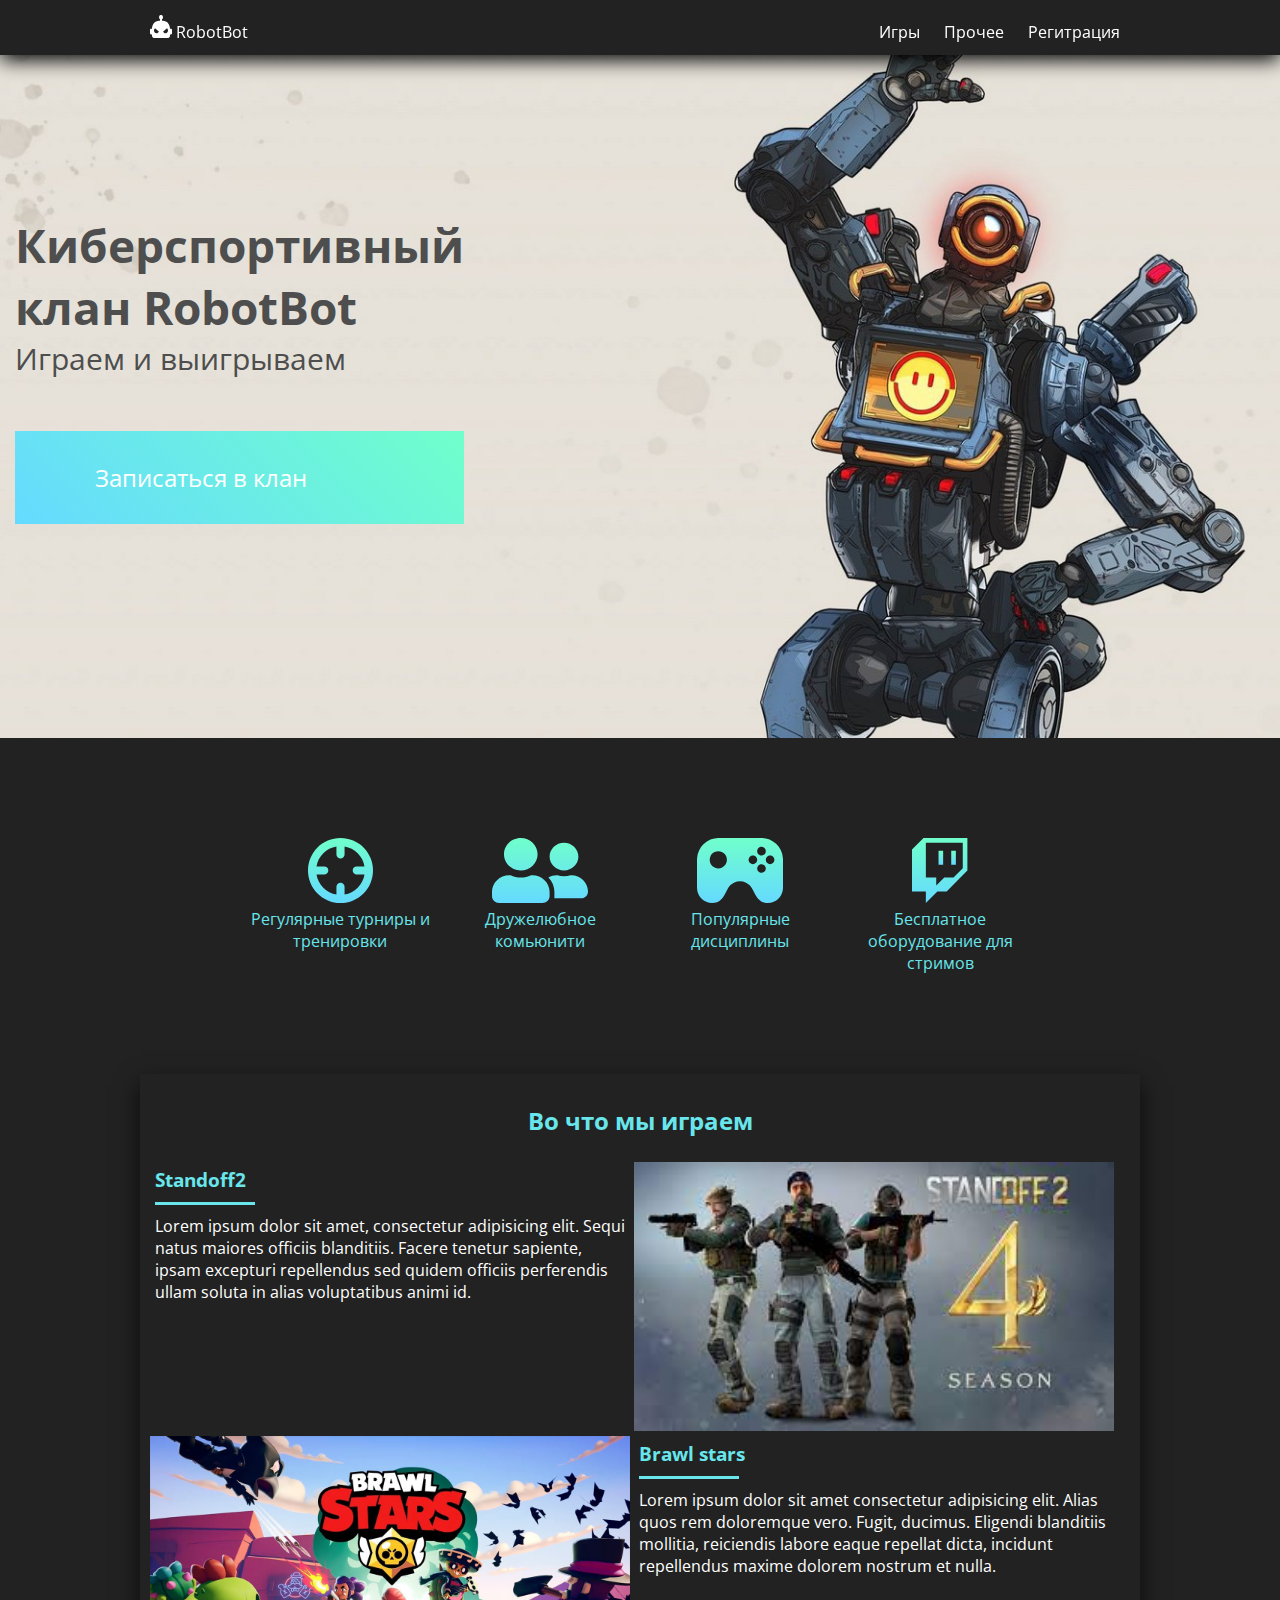
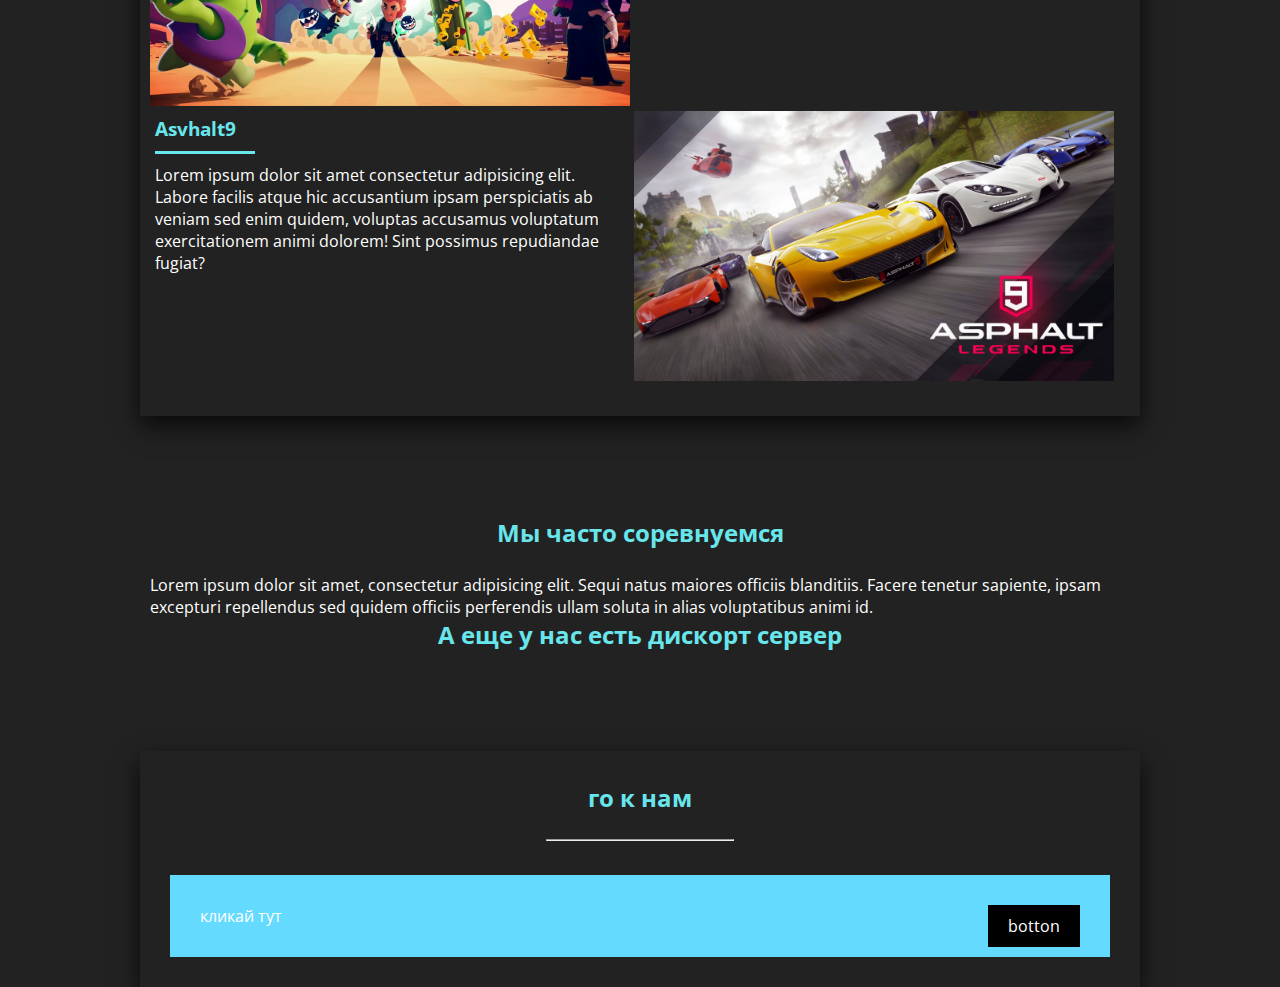
<file: index.html>
<!DOCTYPE html>
<html lang="en">
<head>
    <meta charset="UTF-8">
    <meta http-equiv="X-UA-Compatible" content="IE=edge">
    <meta name="viewport" content="width=device-width, initial-scale=1.0">
    <title>Kyber pon4eky</title>
    <link rel="stylesheet" href="style.css">
</head>
<body>
    <div class="wrapper">
         <div class="header">
            <div class="container">
                <a class="logo" href="#">
                   <img class="logo-img" src="img/icons/site_logo.svg" alt="">
                   <span class="logo-text"  >RobotBot</span>
                </a>
                <div class="menu">
                    <a class="menu-item" href="#">Игры</a>
                    <a class="menu-item" href="#">Прочее</a>
                    <a class="menu-item" href="fom.html">Регитрация</a>
                </div>
            </div>
         </div>
         <div class="site-header">
            <div class="header-content">
               <h1 class="header-title">Киберспортивный <br> клан RobotBot</h1>
               <p class="header-sub_title">Играем и выигрываем</p>
               <a href="form.html" class="header-btn">Записаться в клан</a>
            </div>
         </div>
         <div class="about">
            <div class="container">
                <div class="about-card">
                    <img src="img/icons/scope.svg" alt="" class="about-img">
                    <p class="about-text">Регулярные турниры и тренировки</p>
                </div>
                <div class="about-card">
                    <img src="img/icons/friendly.svg" alt="" class="about-img">
                    <p class="about-text">Дружелюбное комьюнити</p>
                </div>
                <div class="about-card">
                    <img src="img/icons/joystic.svg" alt="" class="about-img">
                    <p class="about-text">Популярные дисциплины</p>
                </div>
                <div class="about-card">
                    <img src="img/icons/twitch.svg" alt="" class="about-img">
                    <p class="about-text">Бесплатное оборудование для стримов</p>
                </div>
            </div>
         </div>
         <div class="games">
            <div class="container games-container">
                <h2 class="title">
                    Во что мы играем
                </h2>
                <div class="gemes-cart">
                    <h3 class="games-title">Standoff2</h3>
                    <hr class="paloska">
                    <p class="text">Lorem ipsum dolor sit amet, consectetur adipisicing elit. Sequi natus maiores officiis blanditiis. Facere tenetur sapiente, ipsam excepturi repellendus sed quidem officiis perferendis ullam soluta in alias voluptatibus animi id.</p>
                </div>
                <img class="igri" src="img/standoff2.jpeg" alt="">
                <img class="igri" src="img/brawl.jpeg" alt="">
                <div class="gemes-cart">
                    <h3 class="games-title">Brawl stars</h3>
                    <hr class="paloska">
                    <p class="text">Lorem ipsum dolor sit amet consectetur adipisicing elit. Alias quos rem doloremque vero. Fugit, ducimus. Eligendi blanditiis mollitia, reiciendis labore eaque repellat dicta, incidunt repellendus maxime dolorem nostrum et nulla.</p>
                </div>
                <div class="gemes-cart">
                    <h3 class="games-title">Asvhalt9</h3>
                    <hr class="paloska">
                    <p class="text">Lorem ipsum dolor sit amet consectetur adipisicing elit. Labore facilis atque hic accusantium ipsam perspiciatis ab veniam sed enim quidem, voluptas accusamus voluptatum exercitationem animi dolorem! Sint possimus repudiandae fugiat?</p>
                </div>
                <img class="igri" src="img/asva.avif" alt="">

            </div> 
        </div>
        <div class="info">
            <div class="container">
                <h2 class="title">
                    Мы часто соревнуемся
                </h2>
                <p class="text">Lorem ipsum dolor sit amet, consectetur adipisicing elit. Sequi natus maiores officiis blanditiis. Facere tenetur sapiente, ipsam excepturi repellendus sed quidem officiis perferendis ullam soluta in alias voluptatibus animi id.</p>
                <h2 class="title">
                    А еще у нас есть дискорт сервер
                </h2>
            </div>
        
        
        
        
        
        
        
        
        
        
        
        
        
        
        
        
        
        
        
        
        
        
        
        
        
        
        
        
        
        
        
        
        
        
        
        
        
        
        
        
        
        
        
        
        
        
        
        
        
        
        
        
        
        
        
        
        
        
        
        
        
        
        
        
        
        
        
        
        
        
        
        </div>
        <div class="contacts">
            <div class="container cotacts-container">
                    <h2 class="title">го к нам</h2>
                  <hr class="contacts-linion">
                  <div class="contacts-box">
                    <a href="fom.html" class="wow">botton</a>    
                    <p class="class">кликай тут</p>
                  </div>
            </div>
        </div>
    </div>
</body>
</html>
</file>
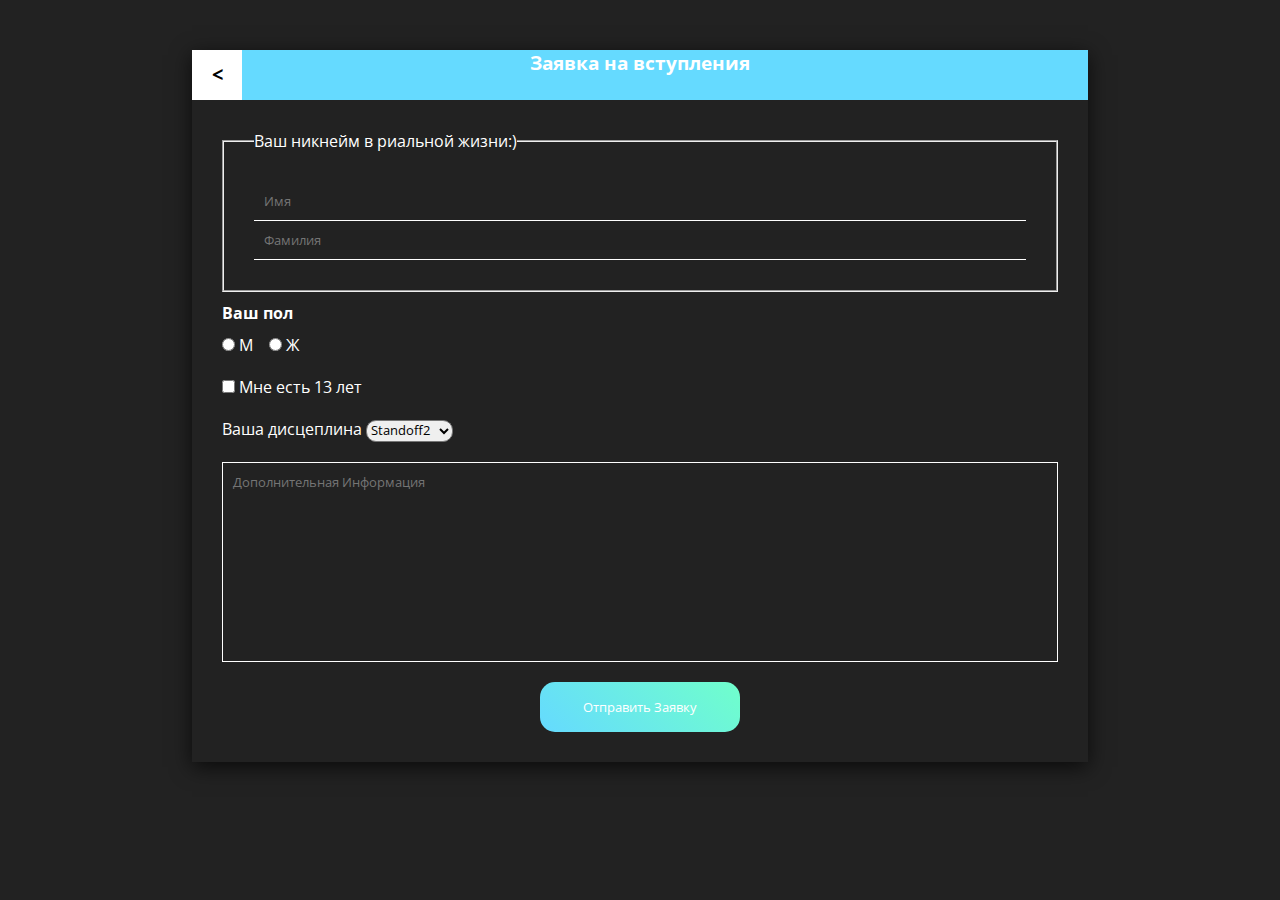
<file: fom.html>
<!DOCTYPE html>
<html lang="en">
<head>
    <meta charset="UTF-8">
    <meta http-equiv="X-UA-Compatible" content="IE=edge">
    <meta name="viewport" content="width=device-width, initial-scale=1.0">
    <title>Registration</title>
    <link rel="stylesheet" href="style.css">
</head>
<body>
    <div class="wrapper">
        <form action="#" class="form">
            <div class="form-head">
                <a class="form-back" href="index.html"><</a>
                <h3 class="form-title"> Заявка на вступления</h3>
            </div>
            <div class="form-body">
                <fieldset class="form-filset">
                    <legend class="form-legend">Ваш никнейм в риальной жизни:)</legend>
                    <input name="name" placeholder="Имя" type="text" class="form-input">
                    <input name="surname" placeholder="Фамилия" type="text" class="form-input">
                </fieldset>
                <h4 class="gender">Ваш пол</h4>
                <div class="form-box">
                   <input class="form-radio" type="radio" name="gender" id="male">
                   <label class="form-label" for="male">M</label>
                   <input class="form-radio" type="radio" name="gender" id="famale">
                   <label class="form-label" for="famale">Ж</label>
                </div>
                <div class="form-box">
                    <input class="chek-box" type="checkbox" name="age" id="age">
                    <label for="age">Мне есть 13 лет</label>
                </div>
                <div class="form-box">
                     <label for="game">Ваша дисцеплина</label>    
                     <select class="select-box" name="game" id="game">
                       <option value="Standoff2">Standoff2</option>
                       <option value="Brawl stars">Brawl stars</option>
                       <option value="Asvhalt9">Asvhalt9</option>
                     </select>
                </div>
                <textarea placeholder="Дополнительная Информация"  class="coment" name="coment"></textarea>
                <button class="butonchik" type="submit">Отправить Заявку</button>
            </div>
        </form>
    </div>
</body>
</html>
</file>
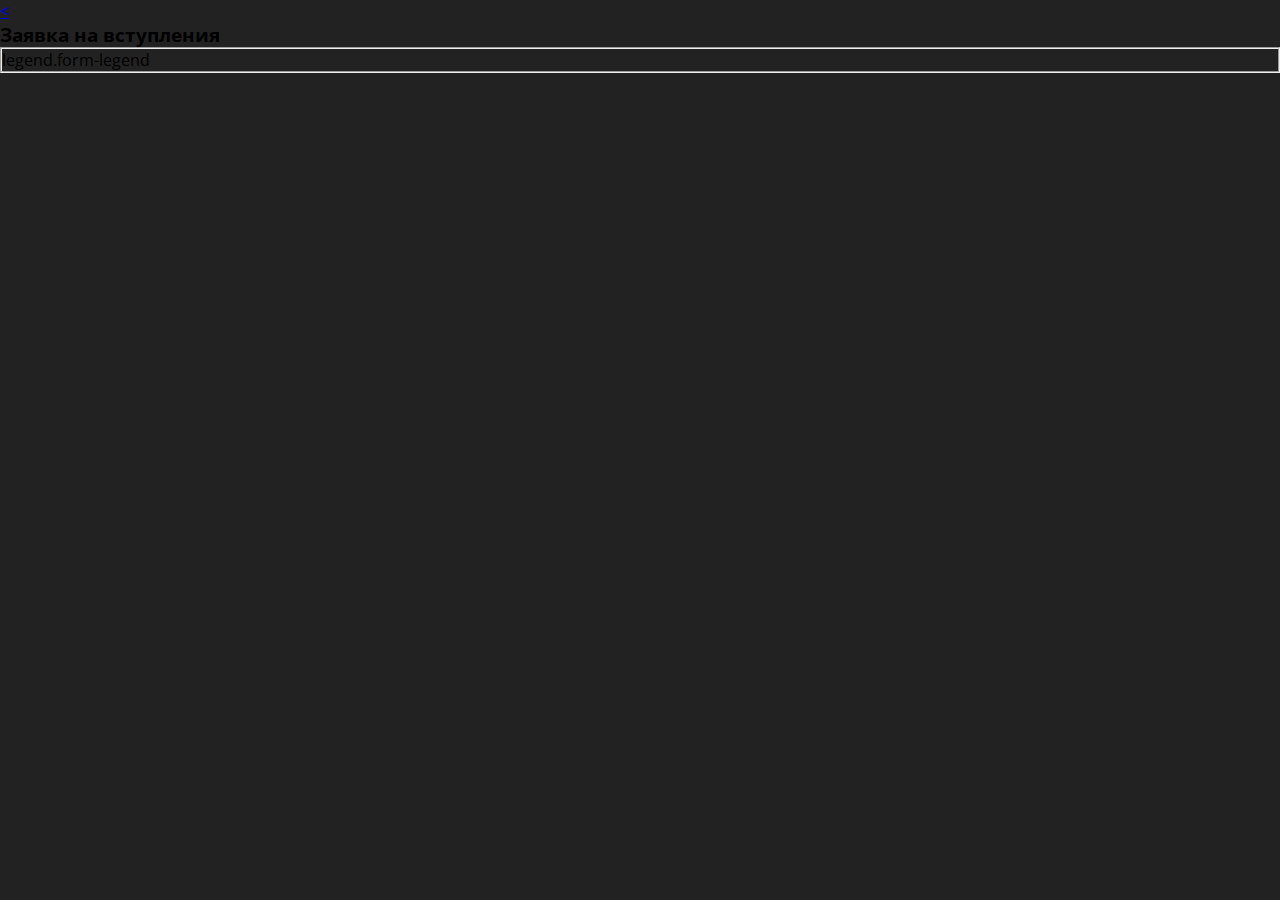
<file: img/Registration.html>
<!DOCTYPE html>
<!-- saved from url=(0030)http://127.0.0.1:5500/fom.html -->
<html lang="en"><head><meta http-equiv="Content-Type" content="text/html; charset=UTF-8">
    
    <meta http-equiv="X-UA-Compatible" content="IE=edge">
    <meta name="viewport" content="width=device-width, initial-scale=1.0">
    <title>Registration</title>
    <link rel="stylesheet" href="./Registration_files/style.css">
</head>
<body>
    <div class="wrapper">
        <form action="http://127.0.0.1:5500/fom.html#" class="form">
            <div class="form-head">
                <a class="form-back" href="http://127.0.0.1:5500/index.html">&lt;</a>
                <h3 class="form-title"> Заявка на вступления</h3>
            </div>
            <div class="form-body">
                <fieldset class="form-filset">
                    legend.form-legend
                </fieldset>
            </div>
        </form>
    </div>
<!-- Code injected by live-server -->
<script>
	// <![CDATA[  <-- For SVG support
	if ('WebSocket' in window) {
		(function () {
			function refreshCSS() {
				var sheets = [].slice.call(document.getElementsByTagName("link"));
				var head = document.getElementsByTagName("head")[0];
				for (var i = 0; i < sheets.length; ++i) {
					var elem = sheets[i];
					var parent = elem.parentElement || head;
					parent.removeChild(elem);
					var rel = elem.rel;
					if (elem.href && typeof rel != "string" || rel.length == 0 || rel.toLowerCase() == "stylesheet") {
						var url = elem.href.replace(/(&|\?)_cacheOverride=\d+/, '');
						elem.href = url + (url.indexOf('?') >= 0 ? '&' : '?') + '_cacheOverride=' + (new Date().valueOf());
					}
					parent.appendChild(elem);
				}
			}
			var protocol = window.location.protocol === 'http:' ? 'ws://' : 'wss://';
			var address = protocol + window.location.host + window.location.pathname + '/ws';
			var socket = new WebSocket(address);
			socket.onmessage = function (msg) {
				if (msg.data == 'reload') window.location.reload();
				else if (msg.data == 'refreshcss') refreshCSS();
			};
			if (sessionStorage && !sessionStorage.getItem('IsThisFirstTime_Log_From_LiveServer')) {
				console.log('Live reload enabled.');
				sessionStorage.setItem('IsThisFirstTime_Log_From_LiveServer', true);
			}
		})();
	}
	else {
		console.error('Upgrade your browser. This Browser is NOT supported WebSocket for Live-Reloading.');
	}
	// ]]>
</script>

</body></html>
</file>
<file: style.css>
@import url('https://fonts.googleapis.com/css2?family=Open+Sans:wght@400;700&display=swap');
*{
    padding: 0;
    margin: 0;
    box-sizing: border-box;
    font-family: 'Open Sans', sans-serif;
}
body{
background-color: #222;

}
.wrapper{
    overflow: hidden;
}
.container{
    max-width: 1000px;
    margin: 0 auto;
    padding: 0 10px;
}
.header {
    background-color: #222;
    padding: 5px ;
    position: fixed;
    width: 100%;
    height: 55px;
    line-height:55px ;
    z-index: 100;
    box-shadow: 0px 5px 20px black;
}
.logo {
    text-decoration: none;
}
.logo-img {
}
.logo-text {
    color: rgb(255, 255, 255); 
}
.menu {
    float: right;
}
.menu-item {
    color: white;
    text-decoration: none;
margin:0 10px;
display:inline-block;
transition: 0.3s;
}
.menu-item:hover{
    transform: scale(1.2);
}
.site-header {
    position: relative;
    height:82vh ;
    background: url(img/apex-legends-pathfinder-robot-emoticons-saluting-futuristic.jpg) center/cover no-repeat;
}
.header-content {
    position: absolute;
    left: 15px;
    top: 50%;
    transform: translateY(-50%);
}
.header-title {
    font-size: 46px;
    color: #4e4e4e;
}
.header-sub_title {
    color: #4e4e4e;
    font-size: 30px;
}
.header-btn {
    text-decoration: none;
    color: white;
    background: linear-gradient(45deg,#65daff,#70ffcb);
    padding: 30px 80px;
    display: block;
    margin-top: 52px;
    font-size: 24px;
}
.header-btn:hover{
    background: linear-gradient(45deg,#000000,#ff0000);
}

.RobotBot{
    color: white;
}
.about {
    text-align: center;
    padding-bottom: 100px;
padding-top: 100px;
}
.about-card {
display: inline-block;
width: 20%;
vertical-align: top;
}
.about-img {
height: 65px;
}
.about-text {
color:#68e6ec;
}
.games {
}
.container {
}
.games-container {
    padding: 30px 10px;
    box-shadow: 0 10px 23px rgba(0, 0, 0, 0.73);
}
.title {
    color:#68e6ec;
    text-align: center;
    margin-bottom: 25px;
}
.gemes-cart {
    display: inline-block;
    width: 49%;
    vertical-align: top;
    padding: 5px;
}
.games-title {
    color:#68e6ec;
    margin-bottom: 10px;
}
.paloska {
    background-color:#68e6ec;
    height: 3px;
    border: none;
    width: 100px;
    margin-bottom: 10px;
}
.text {
    color: white;
}
.igri {
    width: 49%;
}

.info{
    margin-bottom: 100px;
    margin-top: 100px;
}
.class{
   color: white;
   width: 100px;
}
.contacts {
}
.cotacts-container {
    padding: 30px 30px;
    box-shadow: 0 10px 23px rgba(0, 0, 0, 0.73);
}
.contacts-linion {
    margin:auto ;
    margin-bottom: 34px;
    width: 20%;  
}
.contacts-box {
    background-color: #65daff;
padding: 30px;
}
.wow {
    text-decoration: none;
   background-color: black ;
   color: white;
   padding: 10px 20px;
   float:right ;
   display:block;
}
.form {
    width: 70%;
    background-color: #222;
    margin: 50px auto;
    box-shadow: 0 5px 20px rgba(0, 0, 0, 0.7);
}
.form-head {
    position: relative;
    height: 50px;
    background-color: #65daff;
    color: white;
    text-align: center;
}
.form-back {
    text-decoration: none;
    width: 50px;
    height: 50px;
    background-color: white;
    color: black;
    display: block;
    position: absolute;
    top: 0;
    left: 0;
    text-align: center;
    line-height: 50px;
    font-size: 20px;
    font-weight: 700;
}
.form-title {
}
.form-body {
    padding: 30px;
    color: white;
}
.form-filset {
    padding: 30px;
    margin-bottom: 10px;
}
.form-legend {
}
.form-input {
    width: 100%;
    background-color: transparent; 
    border: none;
    border-bottom: 1px solid white;
    padding: 10px;
    outline: none;
    color: white;
}
.gender {
    margin-bottom: 10px;
}
.form-box {
    margin-bottom: 20px;
}
.form-radio {
    
}
.form-label {
    margin-right: 12px;
}
.chek-box {
}
.select-box {
    border-radius: 10px;
    outline: none;
}
.coment {
    resize: none;
    width: 100%;
    height: 200px;
    background-color: transparent;
    color: white;
    padding: 10px;
    outline: none;
    border: 1px solid white;
    margin-bottom: 15px;
}
.butonchik {
    width: 200px;
    height: 50px;
    background:linear-gradient(45deg,#65daff,#70ffcb)  ;
    margin: auto;
    display: block;
    outline: none;
    border: none;
    color: white;
    cursor: pointer;
    transition: 0.5s;
    border-radius: 15px;
}

.butonchik:hover{
    background:linear-gradient(45deg,#00c3ff,#00ffa2)  ;
}


@media (max-width:700px) {
    .gemes-cart {
        width: 100%;
    }
    .igri {
        width: 100%;
    }
}



@media (max-width:570px) {
    .about-card {
        width: 40%;
        margin-bottom: 34px;
        }
        .about-img {
            height: 65px;
            }
}
@media(max-width:480px){
    .menu-item {
        margin:0 5px;
        font-size: 14px;
    }
    .logo-img {
        width: 15px;
    }
    .logo-text {
        font-size: 13px;
    }
    .header-btn {
        padding: 20px;
        margin-top: 30px;
        font-size: 18px;
        display: inline-block;
    }
    .header-title {
        font-size: 25px;
    }
    .header-sub_title {
        font-size: 15px;
    }
    .form {
        width: 100%;
        margin: 25px auto;
    }
}
</file>
<file: img/Registration_files/style.css>
@import url('https://fonts.googleapis.com/css2?family=Open+Sans:wght@400;700&display=swap');
*{
    padding: 0;
    margin: 0;
    box-sizing: border-box;
    font-family: 'Open Sans', sans-serif;
}
body{
background-color: #222;

}
.wrapper{
    overflow: hidden;
}
.container{
    max-width: 1000px;
    margin: 0 auto;
    padding: 0 10px;
}
.header {
    background-color: #222;
    padding: 5px ;
    position: fixed;
    width: 100%;
    height: 55px;
    line-height:55px ;
    z-index: 100;
    box-shadow: 0px 5px 20px black;
}
.logo {
    text-decoration: none;
}
.logo-img {
}
.logo-text {
    color: white; 
}
.menu {
    float: right;
}
.menu-item {
    color: white;
    text-decoration: none;
margin:0 10px;
display:inline-block;
transition: 0.3s;
}
.menu-item:hover{
    transform: scale(1.2);
}
.site-header {
    position: relative;
    height:82vh ;
    background: url(img/apex-legends-pathfinder-robot-emoticons-saluting-futuristic.jpg) center/cover no-repeat;
}
.header-content {
    position: absolute;
    left: 15px;
    top: 50%;
    transform: translateY(-50%);
}
.header-title {
    font-size: 46px;
    color: #4e4e4e;
}
.header-sub_title {
    color: #4e4e4e;
    font-size: 30px;
}
.header-btn {
    text-decoration: none;
    color: white;
    background: linear-gradient(45deg,#65daff,#70ffcb);
    padding: 30px 80px;
    display: block;
    margin-top: 52px;
    font-size: 24px;
}
.header-btn:hover{
    background: linear-gradient(45deg,#000000,#ff0000);
}

.RobotBot{
    color: white;
}
.about {
    text-align: center;
    padding-bottom: 100px;
padding-top: 100px;
}
.about-card {
display: inline-block;
width: 20%;
vertical-align: top;
}
.about-img {
height: 65px;
}
.about-text {
color:#68e6ec;
}
.games {
}
.container {
}
.games-container {
    padding: 30px 10px;
    box-shadow: 0 10px 23px rgba(0, 0, 0, 0.73);
}
.title {
    color:#68e6ec;
    text-align: center;
    margin-bottom: 25px;
}
.gemes-cart {
    display: inline-block;
    width: 49%;
    vertical-align: top;
    padding: 5px;
}
.games-title {
    color:#68e6ec;
    margin-bottom: 10px;
}
.paloska {
    background-color:#68e6ec;
    height: 3px;
    border: none;
    width: 100px;
    margin-bottom: 10px;
}
.text {
    color: white;
}
.igri {
    width: 49%;
}

.info{
    margin-bottom: 100px;
    margin-top: 100px;
}
.class{
   color: white;
   width: 100px;
}
.contacts {
}
.cotacts-container {
    padding: 30px 30px;
    box-shadow: 0 10px 23px rgba(0, 0, 0, 0.73);
}
.contacts-linion {
    margin:auto ;
    margin-bottom: 34px;
    width: 20%;  
}
.contacts-box {
    background-color: #65daff;
padding: 30px;
}
.wow {
    text-decoration: none;
   background-color: black ;
   color: white;
   padding: 10px 20px;
   float:right ;
   display:block;
}
</file>
